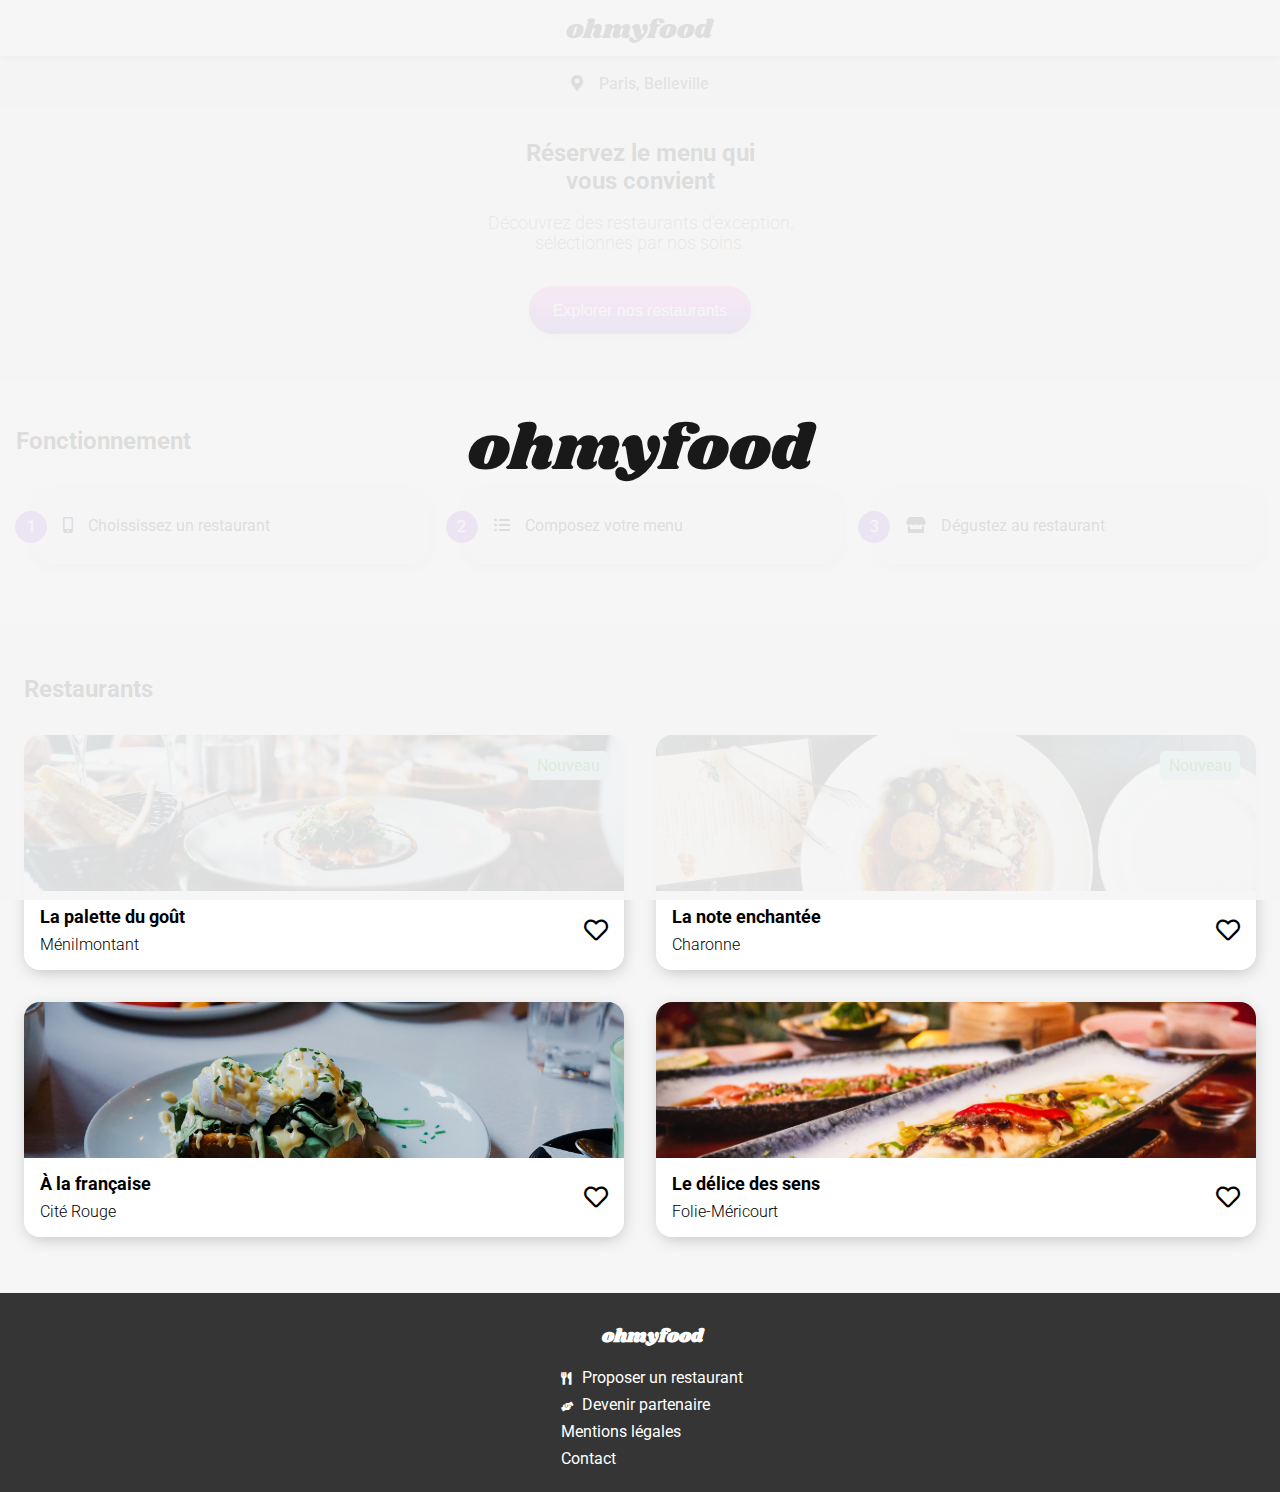
<file: Index.html>
<!DOCTYPE html>
<html lang="fr">
<head>
    <title>Ohmyfood</title>
    <meta charset="UTF-8">
    <meta http-equiv="X-UA-Compatible" content="IE=edge">
    <meta name="viewport" content="width=device-width, initial-scale=1.0">
    <title>Ohmyfood</title>
    <link rel="stylesheet" href="https://use.fontawesome.com/releases/v5.12.0/css/all.css">
    <link rel="stylesheet" href="css/style.css">
</head>

<body>

    <!-- loader -->
    <div class="loader">
        <p class="loader-title">ohmyfood</p>
    </div>
    
    <!-- Header -->
    <header>
        <img src="images/logo/ohmyfood.png" alt="logo ohmyfood" class="header-title">
    </header>

    <main>

        <!-- Discover -->
        <div class="city">
            <i class="fas fa-map-marker-alt"></i>
            <p class="localisation">Paris, Belleville</p></div>

        <!-- Explorer -->
        <section class="explorer">
            <h1>Réservez le menu qui <br> vous convient</h1>
            <p class="explorer__p">Découvrez des restaurants d'exception, <br>sélectionnés par nos soins.</p>
            <button class="btn-explorer">Explorer nos restaurants</button>
        </section>

        <!-- Fonctionnement -->
        <section class="fonctionnement">
            <h2>Fonctionnement</h2>
            <ol>
                <li><i class="fas fa-mobile-alt"></i>
                    Choississez un restaurant</li>
                <li><i class="fas fa-list-ul"></i>
                    Composez votre menu</li>
                <li><i class="fas fa-store"></i>
                    Dégustez au restaurant</li>
            </ol>
        </section>

        <!-- Menus -->
        <section class="menus">
            <h2>Restaurants</h2>
            <div class="all-restaurants">
                <a href="Restaurant1.html" class="card new">
                    <div class="card-img">
                        <img src="images/restaurants/resto1.jpg" alt="La palette du goût"></div>
                    <div class="card-description">
                        <h3>La palette du goût</h3>
                        <p>Ménilmontant</p>
                        <i class="far fa-heart"></i>
                        <i class="fas fa-heart"></i>
                    </div>
                </a>

                <a href="Restaurant2.html" class="card new">
                    <div class="card-img">
                        <img src="images/restaurants/resto2.jpg" alt="La note enchantée"></div>
                    <div class="card-description">
                        <h3>La note enchantée</h3>
                        <p>Charonne</p>
                        <i class="far fa-heart"></i>
                        <i class="fas fa-heart"></i>
                    </div>
                </a>

                <a href="Restaurant3.html" class="card">
                    <div class="card-img"><img src="images/restaurants/resto3.jpg" alt="À la française"></div>
                    <div class="card-description">
                        <h3>À la française</h3>
                        <p>Cité Rouge</p>
                        <i class="far fa-heart"></i>
                        <i class="fas fa-heart"></i>
                    </div>
                </a>

                <a href="Restaurant4.html" class="card">
                    <div class="card-img"><img src="images/restaurants/resto4.jpg" alt="Le délice des sens"></div>
                    <div class="card-description">
                        <h3>Le délice des sens</h3>
                        <p>Folie-Méricourt</p>
                        <i class="far fa-heart"></i>
                        <i class="fas fa-heart"></i>
                    </div>
                </a>                
            </div>    
        </section>

    </main>

        <!-- Footer -->
        <footer>
            <h3>ohmyfood</h3>
            <div class="liens-footer">
                <a href="#">
                    <i class="fas fa-utensils"></i>
                    Proposer un restaurant
                </a>
                <a href="#">
                    <i class="fas fa-hands-helping"></i>
                    Devenir partenaire
                </a>
                <a href="#">Mentions légales</a>
                <A href="mailto:contact@ohmyfood.com">Contact</A>
            </div>

        </footer>
    </body>

</html>
</file>
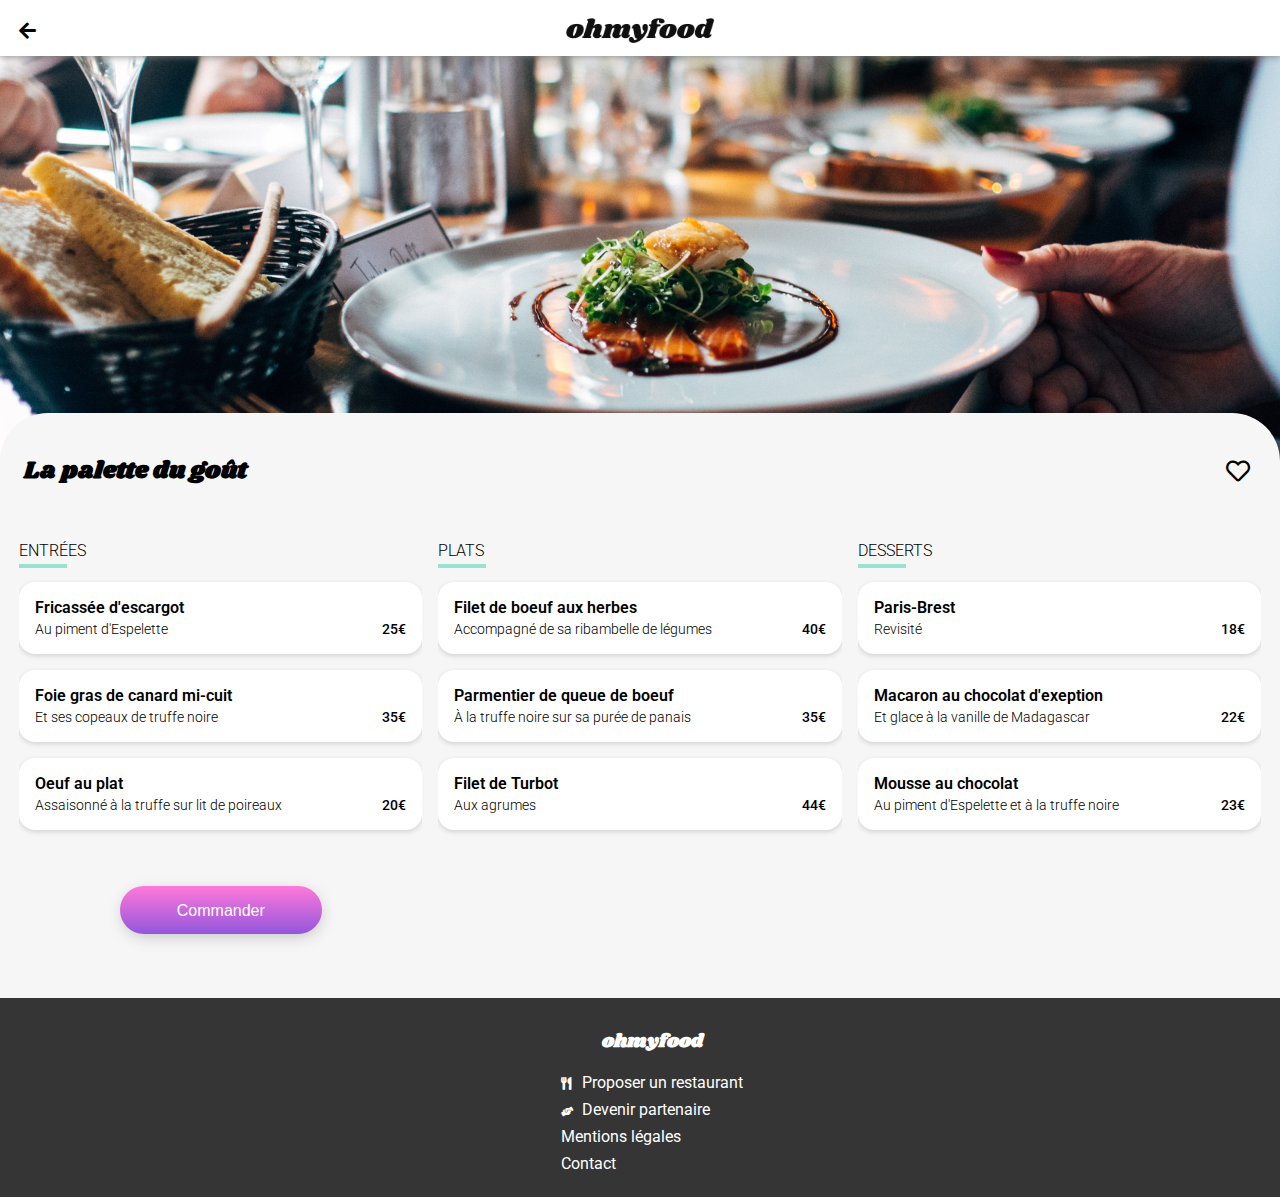
<file: Restaurant1.html>
<!DOCTYPE html>
<html lang="fr">
<head>
    <meta charset="UTF-8">
    <meta http-equiv="X-UA-Compatible" content="IE=edge">
    <meta name="viewport" content="width=device-width, initial-scale=1.0">
    <title>La palette du goût</title>
    <link rel="stylesheet" href="https://use.fontawesome.com/releases/v5.12.0/css/all.css">
    <link rel="stylesheet" href="css/style.css">
</head>
<body id="restaurant-page">
    
    <!-- Header -->
    <header class="header-restaurant">
        <img src="images/logo/ohmyfood.png" alt="logo ohmyfood" class="header-title">
        <a href="index.html" class="back"><i class="fas fa-arrow-left"></i></a>
    </header>

    <div class="restaurant-image">
        <img src="images/restaurants/resto1.jpg" alt="La palette du goût">
    </div>
    

        <div class="restaurants-title">
            <h1>La palette du goût</h1>
            <i class="far fa-heart regular"></i>
            <i class="fas fa-heart solid"></i>
        </div>

    <main class="food-main">
        <section class="food">
            <!-- ENTREES -->
            <div class="menu-category">
                <h2 class="menu-title">ENTRÉES</h2>

                <div class="menu-items delay-1">
                    <div class="menu-items__description">
                        <h3 class="menu-items-description__title">Fricassée d'escargot</h3>
                        <p class="menu-items-description__p">Au piment d'Espelette</p> 
                    </div>        
                    <span class="menu-items__price">25€</span>
                    <div class="menu-items__check"><i class="fas fa-check-circle"></i></div>
                </div>

                <div class="menu-items delay-1">
                    <div class="menu-items__description">
                        <h3 class="menu-items-description__title">Foie gras de canard mi-cuit</h3>
                        <p class="menu-items-description__p">Et ses copeaux de truffe noire</p>
                    </div>        
                    <span class="menu-items__price">35€</span> 
                    <div class="menu-items__check"><i class="fas fa-check-circle"></i></div>       
                </div>

                <div class="menu-items delay-1">
                    <div class="menu-items__description">
                        <h3 class="menu-items-description__title">Oeuf au plat</h3>
                        <p class="menu-items-description__p">Assaisonné à la truffe sur lit de poireaux</p>
                    </div>        
                        <span class="menu-items__price">20€</span>  
                        <div class="menu-items__check"><i class="fas fa-check-circle"></i></div>     
                </div>
            </div>
            <!-- PLATS -->
            <div class="menu-category">
                <h2 class="menu-title">PLATS</h2>

                <div class="menu-items delay-2">
                    <div class="menu-items__description">
                        <h3 class="menu-items-description__title">Filet de boeuf aux herbes</h3>
                        <p class="menu-items-description__p">Accompagné de sa ribambelle de légumes</p> 
                    </div>       
                        <span class="menu-items__price">40€</span>   
                        <div class="menu-items__check"><i class="fas fa-check-circle"></i></div>    
                </div>

                <div class="menu-items delay-2">
                    <div class="menu-items__description">
                        <h3 class="menu-items-description__title">Parmentier de queue de boeuf</h3>
                        <p class="menu-items-description__p">À la truffe noire sur sa purée de panais</p> 
                    </div>       
                        <span class="menu-items__price">35€</span>    
                        <div class="menu-items__check"><i class="fas fa-check-circle"></i></div>  
                </div>

                <div class="menu-items delay-2">
                    <div class="menu-items__description">
                        <h3 class="menu-items-description__title">Filet de Turbot</h3>
                        <p class="menu-items-description__p">Aux agrumes</p>    
                    </div>        
                        <span class="menu-items__price">44€</span>
                        <div class="menu-items__check"><i class="fas fa-check-circle"></i></div>
                </div>
            </div>

            <!-- DESSERTS -->
            <div class="menu-category">
                <h2 class="menu-title">DESSERTS</h2>

                <div class="menu-items delay-3">
                    <div class="menu-items__description">
                        <h3 class="menu-items-description__title">Paris-Brest</h3>
                        <p class="menu-items-description__p">Revisité</p>
                    </div>        
                        <span class="menu-items__price">18€</span>
                        <div class="menu-items__check"><i class="fas fa-check-circle"></i></div>       
                </div>

                <div class="menu-items delay-3">
                    <div class="menu-items__description">
                        <h3 class="menu-items-description__title">Macaron au chocolat d'exeption</h3>
                        <p class="menu-items-description__p">Et glace à la vanille de Madagascar</p> 
                    </div>       
                        <span class="menu-items__price">22€</span>     
                        <div class="menu-items__check"><i class="fas fa-check-circle"></i></div>   
                </div>

                <div class="menu-items delay-3 ">
                    <div class="menu-items__description">
                        <h3 class="menu-items-description__title">Mousse au chocolat</h3>
                        <p class="menu-items-description__p">Au piment d'Espelette et à la truffe noire</p> 
                    </div>       
                        <span class="menu-items__price">23€</span>
                        <div class="menu-items__check"><i class="fas fa-check-circle"></i></div>       
                </div>
            </div>

            <button class="order">Commander</button>

        </section>





    </main>

        <!-- Footer -->
        <footer>
            <h3>ohmyfood</h3>
            <div class="liens-footer">
                <a href="#">
                    <i class="fas fa-utensils"></i>
                    Proposer un restaurant
                </a>
                <a href="#">
                    <i class="fas fa-hands-helping"></i>
                    Devenir partenaire
                </a>
                <a href="#">Mentions légales</a>
                <A href="mailto:contact@ohmyfood.com">Contact</A>
            </div>

        </footer>
    </body>
</html>
</file>
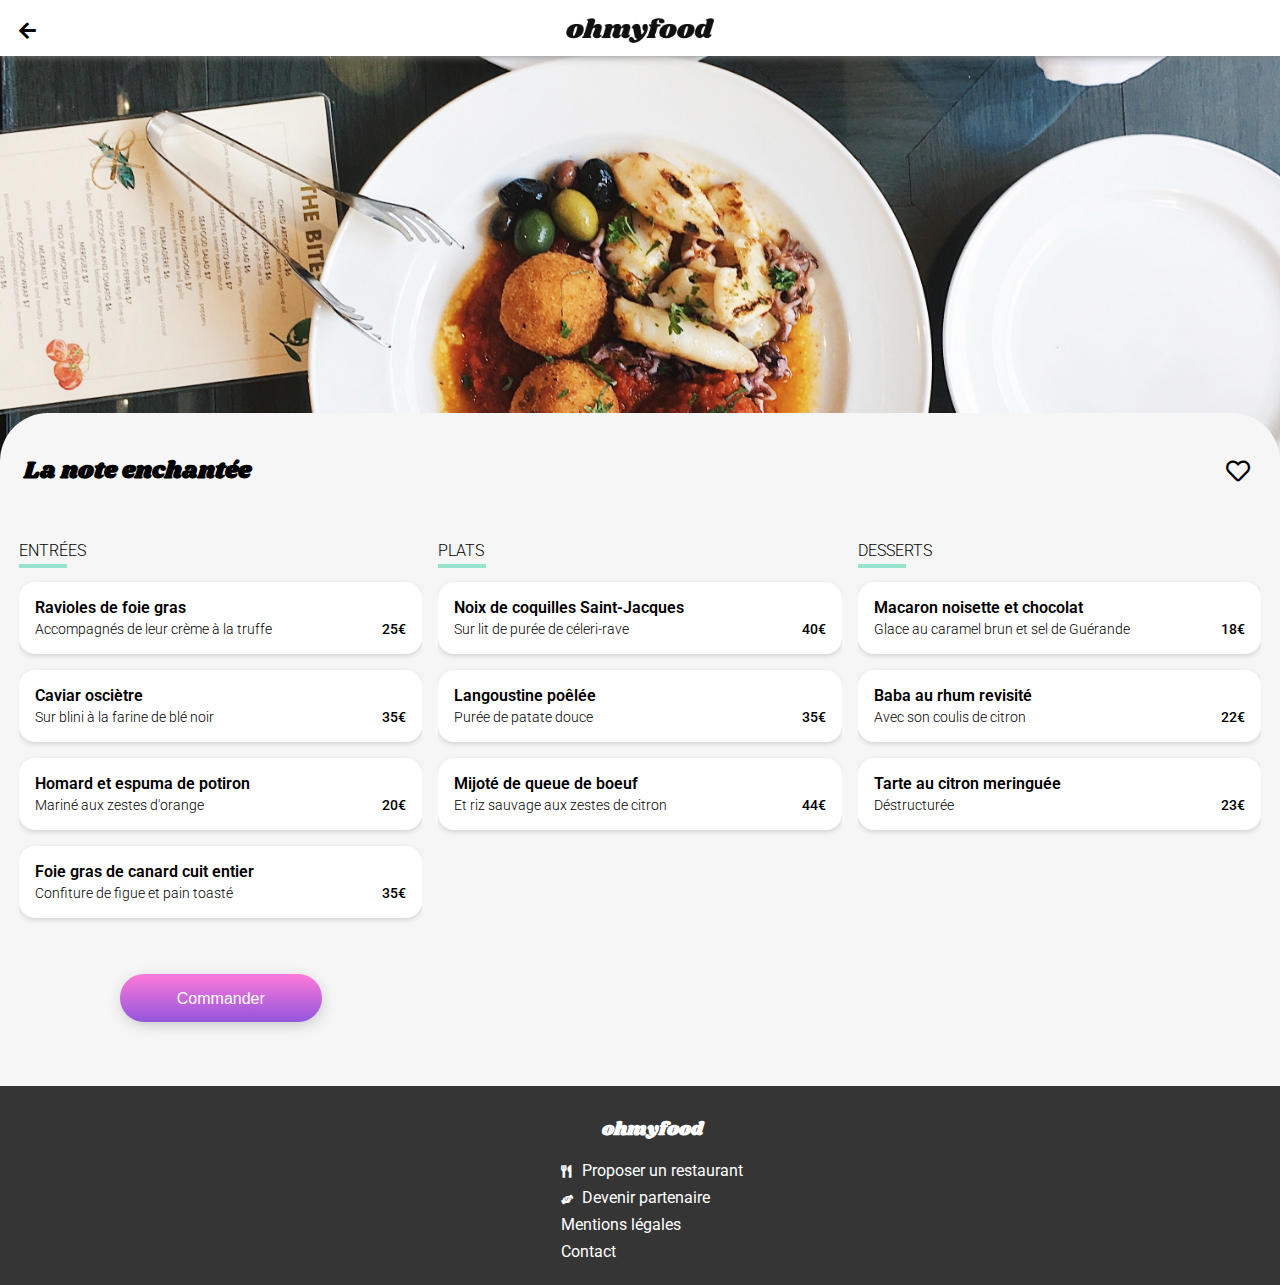
<file: Restaurant2.html>
<!DOCTYPE html>
<html lang="fr">
<head>
    <meta charset="UTF-8">
    <meta http-equiv="X-UA-Compatible" content="IE=edge">
    <meta name="viewport" content="width=device-width, initial-scale=1.0">
    <title>La note enchantée</title>
    <link rel="stylesheet" href="https://use.fontawesome.com/releases/v5.12.0/css/all.css">
    <link rel="stylesheet" href="css/style.css">
</head>
<body id="restaurant-page">
    
    <!-- Header -->
    <header class="header-restaurant">
        <img src="images/logo/ohmyfood.png" alt="logo ohmyfood" class="header-title">
        <a href="index.html" class="back"><i class="fas fa-arrow-left"></i></a>
    </header>

    <div class="restaurant-image">
        <img src="images/restaurants/resto2.jpg" alt="La note enchantée">
    </div>
    

        <div class="restaurants-title">
            <h1>La note enchantée</h1>
            <i class="far fa-heart regular"></i>
            <i class="fas fa-heart solid"></i>
        </div>

    <main class="food-main">
        <section class="food">
            <!-- ENTREES -->
            <div class="menu-category">
                <h2 class="menu-title">ENTRÉES</h2>

                <div class="menu-items delay-1">
                    <div class="menu-items__description">
                        <h3 class="menu-items-description__title">Ravioles de foie gras</h3>
                        <p class="menu-items-description__p">Accompagnés de leur crème à la truffe</p> 
                    </div>        
                    <span class="menu-items__price">25€</span>
                    <div class="menu-items__check"><i class="fas fa-check-circle"></i></div>
                </div>

                <div class="menu-items delay-1">
                    <div class="menu-items__description">
                        <h3 class="menu-items-description__title">Caviar osciètre</h3>
                        <p class="menu-items-description__p">Sur blini à la farine de blé noir</p>
                    </div>        
                    <span class="menu-items__price">35€</span> 
                    <div class="menu-items__check"><i class="fas fa-check-circle"></i></div>       
                </div>

                <div class="menu-items delay-1">
                    <div class="menu-items__description">
                        <h3 class="menu-items-description__title">Homard et espuma de potiron</h3>
                        <p class="menu-items-description__p">Mariné aux zestes d'orange</p>
                    </div>        
                        <span class="menu-items__price">20€</span>  
                        <div class="menu-items__check"><i class="fas fa-check-circle"></i></div>     
                </div>

                <div class="menu-items delay-1">
                    <div class="menu-items__description">
                        <h3 class="menu-items-description__title">Foie gras de canard cuit entier</h3>
                        <p class="menu-items-description__p">Confiture de figue et pain toasté</p> 
                    </div>        
                    <span class="menu-items__price">35€</span>
                    <div class="menu-items__check"><i class="fas fa-check-circle"></i></div>
                </div>
            </div>
            <!-- PLATS -->
            <div class="menu-category">
                <h2 class="menu-title">PLATS</h2>

                <div class="menu-items delay-2">
                    <div class="menu-items__description">
                        <h3 class="menu-items-description__title">Noix de coquilles Saint-Jacques</h3>
                        <p class="menu-items-description__p">Sur lit de purée de céleri-rave</p> 
                    </div>       
                        <span class="menu-items__price">40€</span>   
                        <div class="menu-items__check"><i class="fas fa-check-circle"></i></div>    
                </div>

                <div class="menu-items delay-2">
                    <div class="menu-items__description">
                        <h3 class="menu-items-description__title">Langoustine poêlée</h3>
                        <p class="menu-items-description__p">Purée de patate douce</p> 
                    </div>       
                        <span class="menu-items__price">35€</span>    
                        <div class="menu-items__check"><i class="fas fa-check-circle"></i></div>  
                </div>

                <div class="menu-items delay-2">
                    <div class="menu-items__description">
                        <h3 class="menu-items-description__title">Mijoté de queue de boeuf</h3>
                        <p class="menu-items-description__p">Et riz sauvage aux zestes de citron</p>    
                    </div>        
                        <span class="menu-items__price">44€</span>
                        <div class="menu-items__check"><i class="fas fa-check-circle"></i></div>
                </div>
            </div>

            <!-- DESSERTS -->
            <div class="menu-category">
                <h2 class="menu-title">DESSERTS</h2>

                <div class="menu-items delay-3">
                    <div class="menu-items__description">
                        <h3 class="menu-items-description__title">Macaron noisette et chocolat</h3>
                        <p class="menu-items-description__p">Glace au caramel brun et sel de Guérande</p>
                    </div>        
                        <span class="menu-items__price">18€</span>
                        <div class="menu-items__check"><i class="fas fa-check-circle"></i></div>       
                </div>

                <div class="menu-items delay-3">
                    <div class="menu-items__description">
                        <h3 class="menu-items-description__title">Baba au rhum revisité</h3>
                        <p class="menu-items-description__p">Avec son coulis de citron</p> 
                    </div>       
                        <span class="menu-items__price">22€</span>     
                        <div class="menu-items__check"><i class="fas fa-check-circle"></i></div>   
                </div>

                <div class="menu-items delay-3">
                    <div class="menu-items__description">
                        <h3 class="menu-items-description__title">Tarte au citron meringuée</h3>
                        <p class="menu-items-description__p">Déstructurée</p> 
                    </div>       
                        <span class="menu-items__price">23€</span>
                        <div class="menu-items__check"><i class="fas fa-check-circle"></i></div>       
                </div>
            </div>

            <button class="order">Commander</button>

        </section>





    </main>

        <!-- Footer -->
        <footer>
            <h3>ohmyfood</h3>
            <div class="liens-footer">
                <a href="#">
                    <i class="fas fa-utensils"></i>
                    Proposer un restaurant
                </a>
                <a href="#">
                    <i class="fas fa-hands-helping"></i>
                    Devenir partenaire
                </a>
                <a href="#">Mentions légales</a>
                <A href="mailto:contact@ohmyfood.com">Contact</A>
            </div>

        </footer>


</body>
</html>
</file>
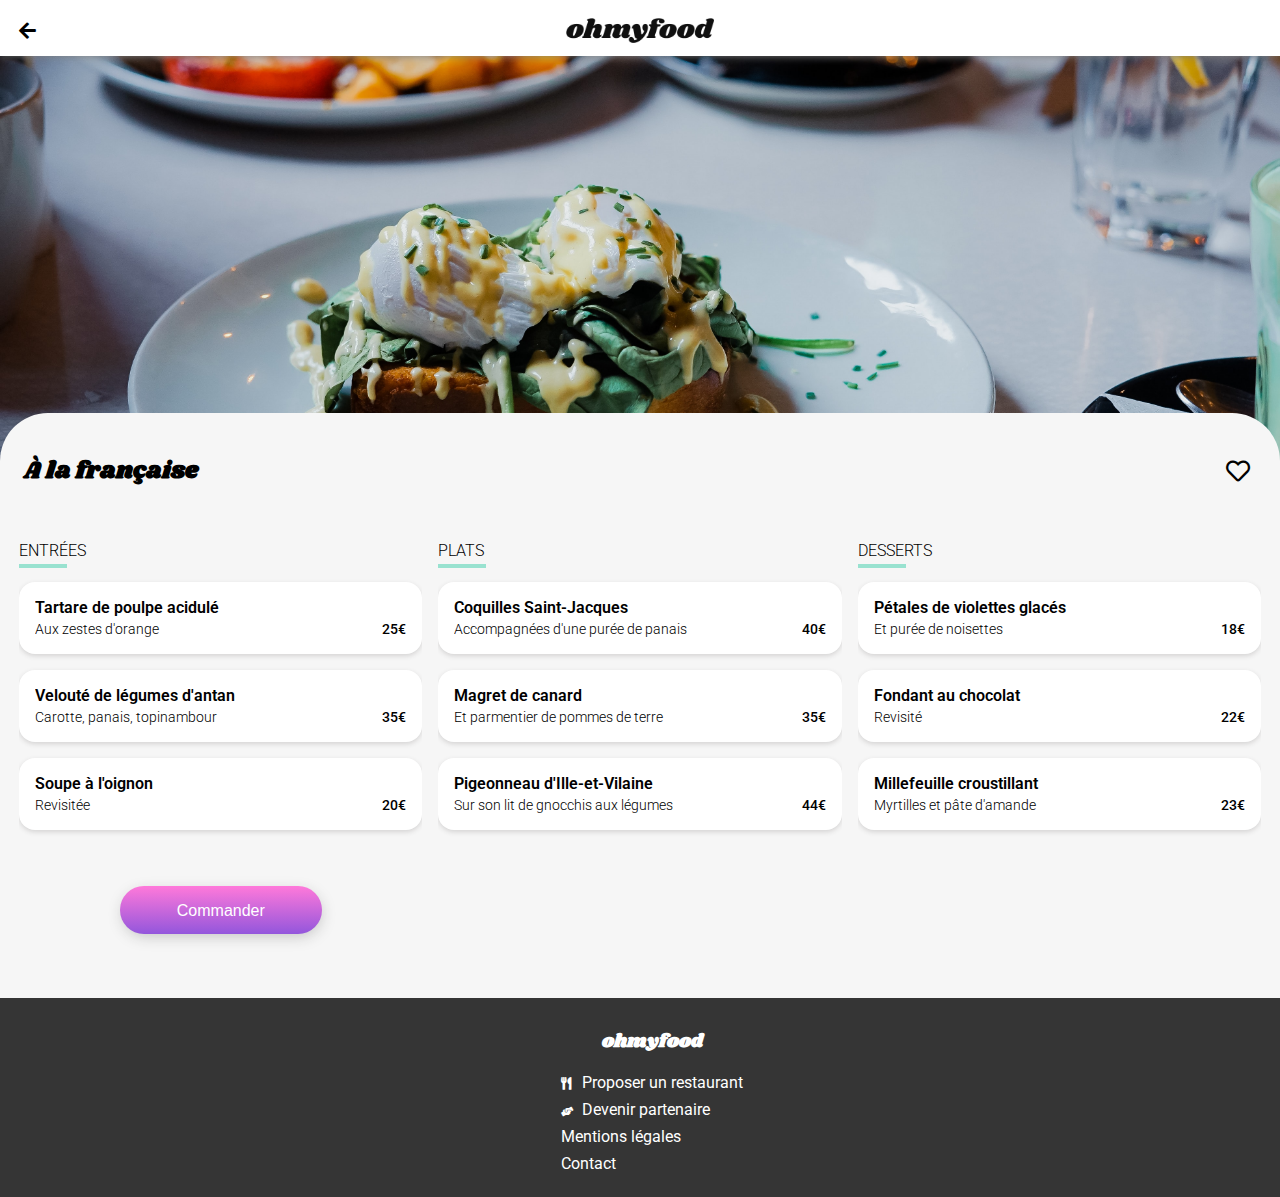
<file: Restaurant3.html>
<!DOCTYPE html>
<html lang="fr">
<head>
    <meta charset="UTF-8">
    <meta http-equiv="X-UA-Compatible" content="IE=edge">
    <meta name="viewport" content="width=device-width, initial-scale=1.0">
    <title>À la française</title>
    <link rel="stylesheet" href="https://use.fontawesome.com/releases/v5.12.0/css/all.css">
    <link rel="stylesheet" href="css/style.css">
</head>
<body id="restaurant-page">
    
    <!-- Header -->
    <header class="header-restaurant">
        <img src="images/logo/ohmyfood.png" alt="logo ohmyfood" class="header-title">
        <a href="index.html" class="back"><i class="fas fa-arrow-left"></i></a>
    </header>

    <div class="restaurant-image">
        <img src="images/restaurants/resto3.jpg" alt="À la française">
    </div>
    

        <div class="restaurants-title">
            <h1>À la française</h1>
            <i class="far fa-heart regular"></i>
            <i class="fas fa-heart solid"></i>
        </div>

    <main class="food-main">
        <section class="food">
            <!-- ENTREES -->
            <div class="menu-category">
                <h2 class="menu-title">ENTRÉES</h2>

                <div class="menu-items delay-1 ">
                    <div class="menu-items__description">
                        <h3 class="menu-items-description__title">Tartare de poulpe acidulé</h3>
                        <p class="menu-items-description__p">Aux zestes d'orange</p> 
                    </div>        
                    <span class="menu-items__price">25€</span>
                    <div class="menu-items__check"><i class="fas fa-check-circle"></i></div>
                </div>

                <div class="menu-items delay-1">
                    <div class="menu-items__description">
                        <h3 class="menu-items-description__title">Velouté de légumes d'antan</h3>
                        <p class="menu-items-description__p">Carotte, panais, topinambour</p>
                    </div>        
                    <span class="menu-items__price">35€</span> 
                    <div class="menu-items__check"><i class="fas fa-check-circle"></i></div>       
                </div>

                <div class="menu-items delay-1">
                    <div class="menu-items__description">
                        <h3 class="menu-items-description__title">Soupe à l'oignon</h3>
                        <p class="menu-items-description__p">Revisitée</p>
                    </div>        
                        <span class="menu-items__price">20€</span>  
                        <div class="menu-items__check"><i class="fas fa-check-circle"></i></div>     
                </div>
            </div>
            <!-- PLATS -->
            <div class="menu-category">
                <h2 class="menu-title">PLATS</h2>

                <div class="menu-items delay-2">
                    <div class="menu-items__description">
                        <h3 class="menu-items-description__title">Coquilles Saint-Jacques</h3>
                        <p class="menu-items-description__p">Accompagnées d'une purée de panais</p> 
                    </div>       
                        <span class="menu-items__price">40€</span>   
                        <div class="menu-items__check"><i class="fas fa-check-circle"></i></div>    
                </div>

                <div class="menu-items delay-2">
                    <div class="menu-items__description">
                        <h3 class="menu-items-description__title">Magret de canard</h3>
                        <p class="menu-items-description__p">Et parmentier de pommes de terre</p> 
                    </div>       
                        <span class="menu-items__price">35€</span>    
                        <div class="menu-items__check"><i class="fas fa-check-circle"></i></div>  
                </div>

                <div class="menu-items delay-2">
                    <div class="menu-items__description">
                        <h3 class="menu-items-description__title">Pigeonneau d'Ille-et-Vilaine</h3>
                        <p class="menu-items-description__p">Sur son lit de gnocchis aux légumes</p>    
                    </div>        
                        <span class="menu-items__price">44€</span>
                        <div class="menu-items__check"><i class="fas fa-check-circle"></i></div>
                </div>
            </div>

            <!-- DESSERTS -->
            <div class="menu-category">
                <h2 class="menu-title">DESSERTS</h2>

                <div class="menu-items delay-3">
                    <div class="menu-items__description">
                        <h3 class="menu-items-description__title">Pétales de violettes glacés</h3>
                        <p class="menu-items-description__p">Et purée de noisettes</p>
                    </div>        
                        <span class="menu-items__price">18€</span>
                        <div class="menu-items__check"><i class="fas fa-check-circle"></i></div>       
                </div>

                <div class="menu-items delay-3">
                    <div class="menu-items__description">
                        <h3 class="menu-items-description__title">Fondant au chocolat</h3>
                        <p class="menu-items-description__p">Revisité</p> 
                    </div>       
                        <span class="menu-items__price">22€</span>     
                        <div class="menu-items__check"><i class="fas fa-check-circle"></i></div>   
                </div>

                <div class="menu-items delay-3">
                    <div class="menu-items__description">
                        <h3 class="menu-items-description__title">Millefeuille croustillant</h3>
                        <p class="menu-items-description__p">Myrtilles et pâte d'amande</p> 
                    </div>       
                        <span class="menu-items__price">23€</span>
                        <div class="menu-items__check"><i class="fas fa-check-circle"></i></div>       
                </div>
            </div>

            <button class="order">Commander</button>

        </section>





    </main>

        <!-- Footer -->
        <footer>
            <h3>ohmyfood</h3>
            <div class="liens-footer">
                <a href="#">
                    <i class="fas fa-utensils"></i>
                    Proposer un restaurant
                </a>
                <a href="#">
                    <i class="fas fa-hands-helping"></i>
                    Devenir partenaire
                </a>
                <a href="#">Mentions légales</a>
                <A href="mailto:contact@ohmyfood.com">Contact</A>
            </div>

        </footer>


</body>
</html>
</file>
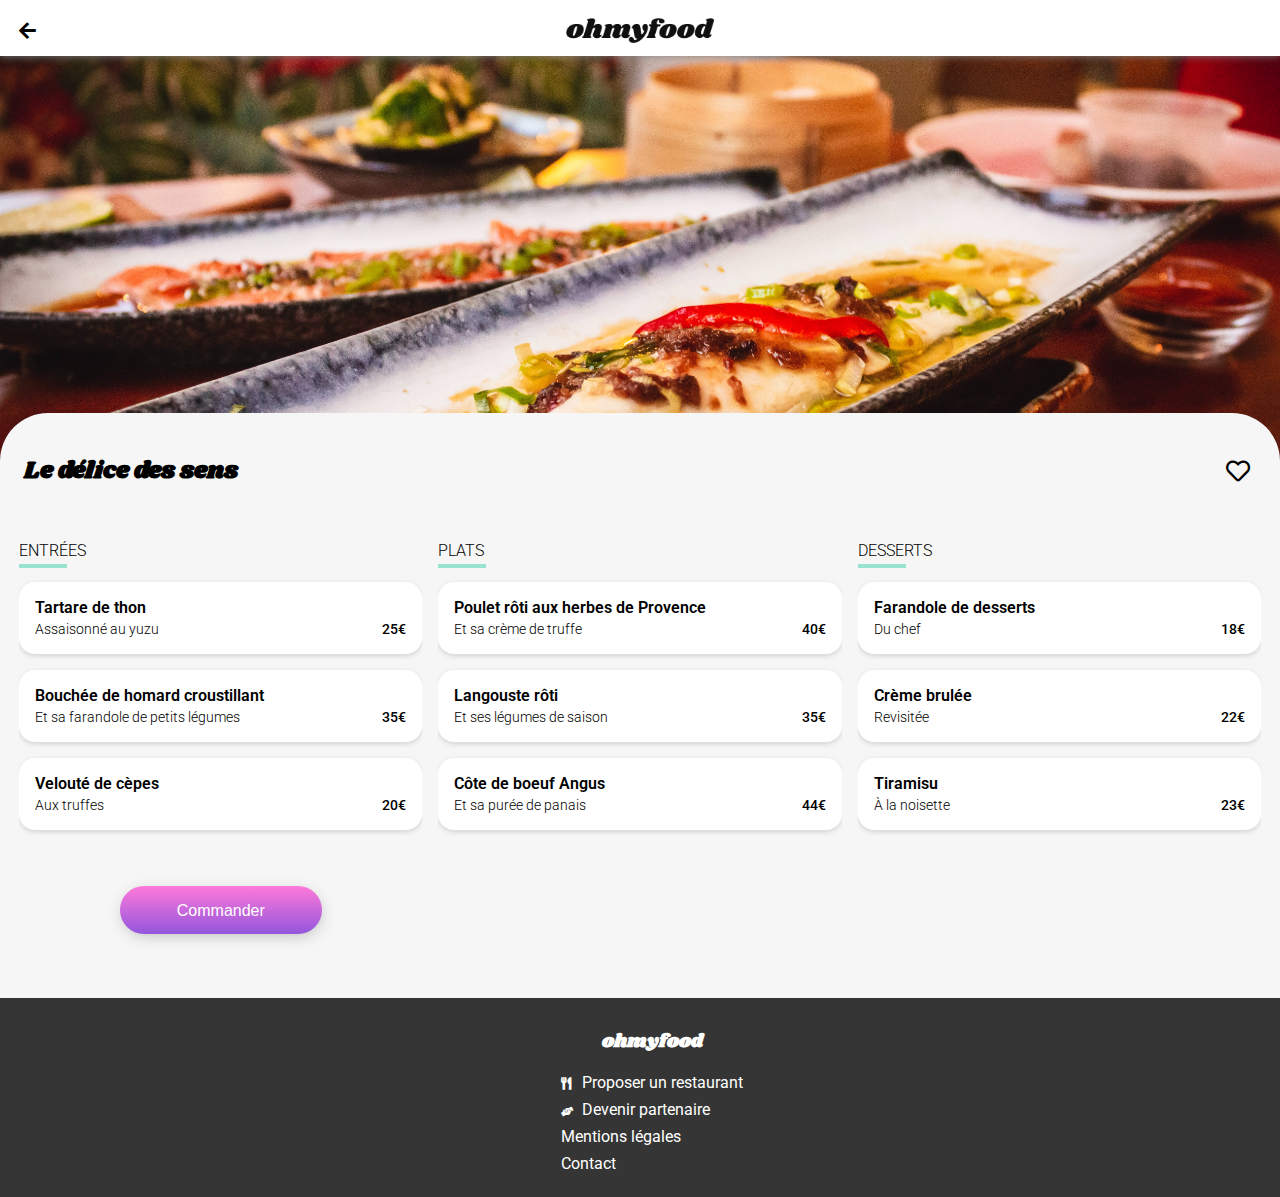
<file: Restaurant4.html>
<!DOCTYPE html>
<html lang="fr">
<head>
    <meta charset="UTF-8">
    <meta http-equiv="X-UA-Compatible" content="IE=edge">
    <meta name="viewport" content="width=device-width, initial-scale=1.0">
    <title>Le délice des sens</title>
    <link rel="stylesheet" href="https://use.fontawesome.com/releases/v5.12.0/css/all.css">
    <link rel="stylesheet" href="css/style.css">
</head>
<body id="restaurant-page">
    
    <!-- Header -->
    <header class="header-restaurant">
        <img src="images/logo/ohmyfood.png" alt="logo ohmyfood" class="header-title">
        <a href="index.html" class="back"><i class="fas fa-arrow-left"></i></a>
    </header>

    <div class="restaurant-image">
        <img src="images/restaurants/resto4.jpg" alt="Le délice des sens">
    </div>
    

        <div class="restaurants-title">
            <h1>Le délice des sens</h1>
            <i class="far fa-heart regular"></i>
            <i class="fas fa-heart solid"></i>
        </div>

    <main class="food-main">
        <section class="food">
            <!-- ENTREES -->
            <div class="menu-category">
                <h2 class="menu-title">ENTRÉES</h2>

                <div class="menu-items delay-1">
                    <div class="menu-items__description">
                        <h3 class="menu-items-description__title">Tartare de thon</h3>
                        <p class="menu-items-description__p">Assaisonné au yuzu</p> 
                    </div>        
                    <span class="menu-items__price">25€</span>
                    <div class="menu-items__check"><i class="fas fa-check-circle"></i></div>
                </div>

                <div class="menu-items delay-1">
                    <div class="menu-items__description">
                        <h3 class="menu-items-description__title">Bouchée de homard croustillant</h3>
                        <p class="menu-items-description__p">Et sa farandole de petits légumes</p>
                    </div>        
                    <span class="menu-items__price">35€</span> 
                    <div class="menu-items__check"><i class="fas fa-check-circle"></i></div>       
                </div>

                <div class="menu-items delay-1">
                    <div class="menu-items__description">
                        <h3 class="menu-items-description__title">Velouté de cèpes</h3>
                        <p class="menu-items-description__p">Aux truffes</p>
                    </div>        
                        <span class="menu-items__price">20€</span>  
                        <div class="menu-items__check"><i class="fas fa-check-circle"></i></div>     
                </div>
            </div>
            <!-- PLATS -->
            <div class="menu-category">
                <h2 class="menu-title">PLATS</h2>

                <div class="menu-items delay-2">
                    <div class="menu-items__description">
                        <h3 class="menu-items-description__title">Poulet rôti aux herbes de Provence</h3>
                        <p class="menu-items-description__p">Et sa crème de truffe</p> 
                    </div>       
                        <span class="menu-items__price">40€</span>   
                        <div class="menu-items__check"><i class="fas fa-check-circle"></i></div>    
                </div>

                <div class="menu-items delay-2">
                    <div class="menu-items__description">
                        <h3 class="menu-items-description__title">Langouste rôti</h3>
                        <p class="menu-items-description__p">Et ses légumes de saison</p> 
                    </div>       
                        <span class="menu-items__price">35€</span>    
                        <div class="menu-items__check"><i class="fas fa-check-circle"></i></div>  
                </div>

                <div class="menu-items delay-2">
                    <div class="menu-items__description">
                        <h3 class="menu-items-description__title">Côte de boeuf Angus</h3>
                        <p class="menu-items-description__p">Et sa purée de panais</p>    
                    </div>        
                        <span class="menu-items__price">44€</span>
                        <div class="menu-items__check"><i class="fas fa-check-circle"></i></div>
                </div>
            </div>

            <!-- DESSERTS -->
            <div class="menu-category">
                <h2 class="menu-title">DESSERTS</h2>

                <div class="menu-items delay-3">
                    <div class="menu-items__description">
                        <h3 class="menu-items-description__title">Farandole de desserts</h3>
                        <p class="menu-items-description__p">Du chef</p>
                    </div>        
                        <span class="menu-items__price">18€</span>
                        <div class="menu-items__check"><i class="fas fa-check-circle"></i></div>       
                </div>

                <div class="menu-items delay-3">
                    <div class="menu-items__description">
                        <h3 class="menu-items-description__title">Crème brulée</h3>
                        <p class="menu-items-description__p">Revisitée</p> 
                    </div>       
                        <span class="menu-items__price">22€</span>     
                        <div class="menu-items__check"><i class="fas fa-check-circle"></i></div>   
                </div>

                <div class="menu-items delay-3">
                    <div class="menu-items__description">
                        <h3 class="menu-items-description__title">Tiramisu</h3>
                        <p class="menu-items-description__p">À la noisette</p> 
                    </div>       
                        <span class="menu-items__price">23€</span>
                        <div class="menu-items__check"><i class="fas fa-check-circle"></i></div>       
                </div>
            </div>

            <button class="order">Commander</button>

        </section>





    </main>

        <!-- Footer -->
        <footer>
            <h3>ohmyfood</h3>
            <div class="liens-footer">
                <a href="#">
                    <i class="fas fa-utensils"></i>
                    Proposer un restaurant
                </a>
                <a href="#">
                    <i class="fas fa-hands-helping"></i>
                    Devenir partenaire
                </a>
                <a href="#">Mentions légales</a>
                <A href="mailto:contact@ohmyfood.com">Contact</A>
            </div>

        </footer>


</body>
</html>
</file>
<file: css/style.css>
@import url("https://fonts.googleapis.com/css2?family=Shrikhand&display=swap");
@import url("https://fonts.googleapis.com/css2?family=Roboto:wght@100;300;400;500;700&display=swap");
* {
  box-sizing: border-box;
}

body {
  margin: 0px;
  font-family: "Roboto", sans-serif;
  max-width: 1400px;
  margin: 0 auto;
}

a {
  text-decoration: none;
  color: inherit;
}

header {
  text-align: center;
  box-shadow: 0 0 0.5rem grey;
  padding: 0.3rem;
  position: relative;
  height: 3.5rem;
}
header .header-title {
  height: 1.6rem;
  margin-top: 0.8rem;
}

.city {
  display: flex;
  align-items: center;
  justify-content: center;
  gap: 1rem;
  background-color: #eaeaea;
  padding: 0.1rem;
}
.city .localisation {
  font-size: 1rem;
  font-weight: 500;
  color: #3b3a3a;
}

.explorer {
  text-align: center;
  background-color: #f6f6f6;
  height: 17rem;
  margin-top: -1.2rem;
}
.explorer h1 {
  font-size: 1.5rem;
  padding-top: 2rem;
}
.explorer .explorer__p {
  font-size: 1.1rem;
  font-weight: 300;
  color: #656565;
}
.explorer .btn-explorer {
  background-image: linear-gradient(#FF79DA, #9356DC);
  height: 3rem;
  color: white;
  padding: 1rem 1.5rem;
  border-radius: 1.5rem;
  border-style: none;
  font-weight: 400;
  font-size: 1rem;
  box-shadow: 1px 4px 16px -3px #bbbbbb;
  margin-top: 1rem;
}
.explorer .btn-explorer:hover {
  cursor: pointer;
  box-shadow: 1px 4px 16px -3px #a1a1a1;
  opacity: 0.7;
}

.fonctionnement {
  padding: 0 1rem;
  counter-reset: etape;
}
.fonctionnement h2 {
  margin-top: 3rem;
  margin-bottom: 2rem;
}
.fonctionnement ol {
  display: flex;
  gap: 2rem;
  margin-left: -25px;
}
@media all and (max-width: 920px) {
  .fonctionnement ol {
    flex-direction: column;
  }
}
.fonctionnement li {
  background-color: #f6f6f6;
  padding: 1.8rem 2rem;
  flex-grow: 1;
  font-weight: 400;
  border-radius: 1.3rem;
  box-shadow: 1px 4px 16px -3px #bbbbbb;
  list-style-type: none;
  position: relative;
}
.fonctionnement li::before {
  content: counter(etape);
  counter-increment: etape;
  background-color: #9356DC;
  width: 2rem;
  height: 2rem;
  display: grid;
  place-items: center;
  border-radius: 50%;
  color: white;
  position: absolute;
  bottom: 1.3rem;
  left: -1rem;
}
.fonctionnement li:hover {
  cursor: pointer;
  box-shadow: 1px 4px 16px -3px #a1a1a1;
  background-color: #f4edff;
}
.fonctionnement li:hover i.fas {
  color: #9356DC;
}
.fonctionnement li i.fas {
  margin-right: 0.7rem;
}

.menus {
  padding: 2rem 1.5rem 3.5rem 1.5rem;
  background-color: #f6f6f6;
  margin-top: 3.7rem;
}
.menus h2 {
  margin-bottom: 2rem;
}
.menus .all-restaurants {
  display: grid;
  grid-template-columns: repeat(2, 1fr);
  gap: 2rem;
}
@media all and (max-width: 780px) {
  .menus .all-restaurants {
    grid-template-columns: 1fr;
  }
}
.menus .card {
  border-radius: 1rem;
  box-shadow: 1px 4px 16px -3px #bbbbbb;
}
.menus .card .card-img {
  margin-bottom: -0.5rem;
}
.menus .card .card-img img {
  height: 10rem;
  width: 100%;
  object-fit: cover;
  border-radius: 1rem 1rem 0 0;
  box-shadow: none;
  object-position: center;
}
.menus .card:hover {
  cursor: pointer;
  box-shadow: 1px 4px 16px -3px #a1a1a1;
}
.menus .new {
  position: relative;
  box-shadow: 1px 4px 16px -3px #bbbbbb;
  border-radius: 1rem;
}
.menus .new:hover {
  border-radius: 1rem;
  cursor: pointer;
  box-shadow: 1px 4px 16px -3px #a1a1a1;
}
.menus .new::before {
  content: "Nouveau";
  position: absolute;
  height: 1.8rem;
  width: 5rem;
  background-color: #99E2D0;
  display: grid;
  place-items: center;
  color: green;
  right: 1rem;
  top: 1rem;
  border-radius: 0.3rem;
}
.menus .card-description {
  position: relative;
  background-color: white;
  border-radius: 0 0 1rem 1rem;
}
.menus .card-description h3, .menus .card-description p {
  margin: 0 0 0 1rem;
}
.menus .card-description h3 {
  font-size: 1.1rem;
  padding-top: 1rem;
  padding-bottom: 0.5rem;
}
.menus .card-description p {
  font-size: 1rem;
  font-weight: 300;
  padding-bottom: 1rem;
}
.menus .card-description i {
  font-size: 1.5rem;
  position: absolute;
  right: 1rem;
  top: 50%;
  transform: translateY(-50%);
}
.menus .card-description .fas {
  color: transparent;
  background-image: linear-gradient(#FF79DA, #9356DC);
  background-clip: text;
  -webkit-background-clip: text;
  opacity: 0;
  transition: all 250ms ease-in-out;
}
.menus .card-description .fas:hover {
  opacity: 1;
  transform: translateY(-50%) scale(1);
}

footer {
  padding: 0.7rem 0 1rem 1.5rem;
  background-color: #353535;
}
@media all and (min-width: 780px) {
  footer {
    display: flex;
    flex-direction: column;
    align-items: center;
    justify-content: center;
  }
}
footer h3, footer a {
  color: white;
}
footer h3 {
  font-family: "Shrikhand", sans-serif;
}
footer .liens-footer {
  display: flex;
  flex-direction: column;
}
footer a {
  font-family: "Roboto", sans-serif;
  padding-bottom: 0.5rem;
}
footer .fa-utensils {
  padding-right: 0.4rem;
  font-size: 0.8rem;
}
footer .fa-hands-helping {
  font-size: 0.6rem;
  padding-right: 0.3rem;
}

#restaurant-page {
  background-color: #f6f6f6;
}

header {
  background-color: white;
}

.header-title {
  position: relative;
}

.back {
  position: absolute;
  left: 0;
  bottom: 2px;
  padding: 0 0 0.7rem 1.2rem;
  font-size: 1.2rem;
}

.restaurant-image img {
  width: 100%;
  height: 45vh;
  object-fit: cover;
  object-position: center;
  display: block;
}

.restaurants-title {
  position: relative;
  padding: 1.5rem;
  background-color: #f6f6f6;
  border-radius: 3rem 3rem 0 0;
  margin-top: -3rem;
}
.restaurants-title > h1 {
  font-family: "Shrikhand", sans-serif;
  font-size: 1.5rem;
}
.restaurants-title .fa-heart {
  font-size: 1.5rem;
  position: absolute;
  right: 1.9rem;
  top: 50%;
  transform: translateY(-50%);
}
.restaurants-title .solid {
  color: transparent;
  background-image: linear-gradient(#FF79DA, #9356DC);
  background-clip: text;
  -webkit-background-clip: text;
  opacity: 0;
  transition: all 250ms ease-in-out;
}
.restaurants-title .solid:hover {
  opacity: 1;
  transform: translateY(-50%) scale(1);
  cursor: pointer;
}

.food-main {
  padding: 0 1.2rem;
  background-color: #f6f6f6;
}
@media all and (max-width: 360px) {
  .food-main {
    padding: 0 1rem;
  }
}
.food-main h3, .food-main p {
  margin: 0;
  padding: 0rem;
}
.food-main .food {
  background-color: #f6f6f6;
  display: grid;
  grid-template-columns: repeat(3, 1fr);
  gap: 1rem;
}
@media all and (max-width: 1235px) {
  .food-main .food {
    grid-template-columns: 1fr;
  }
}
.food-main .food .menu-category {
  overflow: hidden;
}
.food-main .menu-title {
  position: relative;
  padding-bottom: 0.5rem;
  font-weight: 300;
  font-size: 1rem;
}
.food-main .menu-title::after {
  content: "";
  width: 3rem;
  height: 0.25rem;
  background-color: #99E2D0;
  position: absolute;
  left: 0;
  bottom: 0;
}
.food-main .menu-items {
  display: flex;
  background-color: white;
  border-radius: 1rem;
  margin-bottom: 1rem;
  height: 4.5rem;
  cursor: pointer;
  overflow: hidden;
  box-shadow: 0px 2px 5px #d4d3d3;
  animation-fill-mode: both;
  white-space: nowrap;
  text-overflow: ellipsis;
}
.food-main .menu-items .menu-items__price {
  font-weight: 500;
  font-size: 0.9rem;
  padding: 1rem;
  display: flex;
  align-items: flex-end;
}
.food-main .menu-items .menu-items__check {
  background-color: #99E2D0;
  width: 0;
  transition: all 1s;
  display: grid;
  place-items: center;
}
.food-main .menu-items .menu-items__check .fa-check-circle {
  font-size: 1.5rem;
  color: white;
}
.food-main .menu-items:hover .menu-items__check {
  width: 4rem;
  display: grid;
  place-items: center;
}
.food-main .menu-items:hover .fa-check-circle {
  animation: check-spin 1s;
}
.food-main .menu-items .menu-items__description {
  padding: 1rem;
  flex: 1;
  overflow: hidden;
  white-space: nowrap;
  text-overflow: ellipsis;
}
.food-main .menu-items .menu-items__description .menu-items-description__p {
  font-weight: 300;
  font-size: 0.9rem;
  overflow: hidden;
  white-space: nowrap;
  text-overflow: ellipsis;
}
.food-main .menu-items .menu-items__description .menu-items-description__title {
  overflow: hidden;
  white-space: nowrap;
  text-overflow: ellipsis;
  font-size: 1rem;
  font-weight: 600;
  margin-bottom: 0.3rem;
}
.food-main .delay-1 {
  animation-name: appear;
  animation-duration: 2s;
  animation-delay: 0s;
}
.food-main .delay-2 {
  animation-name: appear;
  animation-duration: 2s;
  animation-delay: 1s;
}
.food-main .delay-3 {
  animation-name: appear;
  animation-duration: 2s;
  animation-delay: 2s;
}
.food-main .order {
  background-image: linear-gradient(#FF79DA, #9356DC);
  height: 3rem;
  color: white;
  padding: 1rem 1.5rem;
  border-radius: 1.5rem;
  border-style: none;
  font-weight: 400;
  font-size: 1rem;
  box-shadow: 1px 4px 16px -3px #bbbbbb;
  margin-top: 1rem;
  width: 50%;
  margin: auto;
  margin-top: 1.5rem;
  margin-bottom: 4rem;
}
.food-main .order:hover {
  cursor: pointer;
  box-shadow: 1px 4px 16px -3px #a1a1a1;
  opacity: 0.7;
}

@keyframes appear {
  from {
    transform: translateY(50%);
    opacity: 0;
  }
  to {
    transform: translateY(0);
    opacity: 1;
  }
}
@keyframes disappear {
  from {
    transform: scale(1);
  }
  to {
    transform: scale(0);
    opacity: 0;
  }
}
@keyframes color-loader {
  0% {
    color: #99E2D0;
    transform: scale(0.5);
  }
  20% {
    color: #FF79DA;
    transform: scale(1);
  }
  33% {
    color: #9356DC;
    transform: scale(0.5);
  }
  50% {
    color: #99E2D0;
    transform: scale(1);
  }
  66% {
    color: #FF79DA;
    transform: scale(0.5);
  }
  80% {
    color: #9356DC;
    transform: scale(1);
  }
  100% {
    color: #99E2D0;
    transform: scale(1);
  }
}
@keyframes check-spin {
  from {
    transform: rotate(-270deg);
  }
  to {
    transform: rotate(0);
  }
}
.loader {
  position: fixed;
  display: grid;
  place-items: center;
  background-color: whitesmoke;
  height: 100vh;
  inset: 0;
  z-index: 1;
  opacity: 0.9;
  animation: disappear 1ms 3s forwards;
}
.loader .loader-title {
  font-family: "Shrikhand", sans-serif;
  font-size: 4rem;
  animation-name: color-loader;
  animation-duration: 3s;
}
</file>
